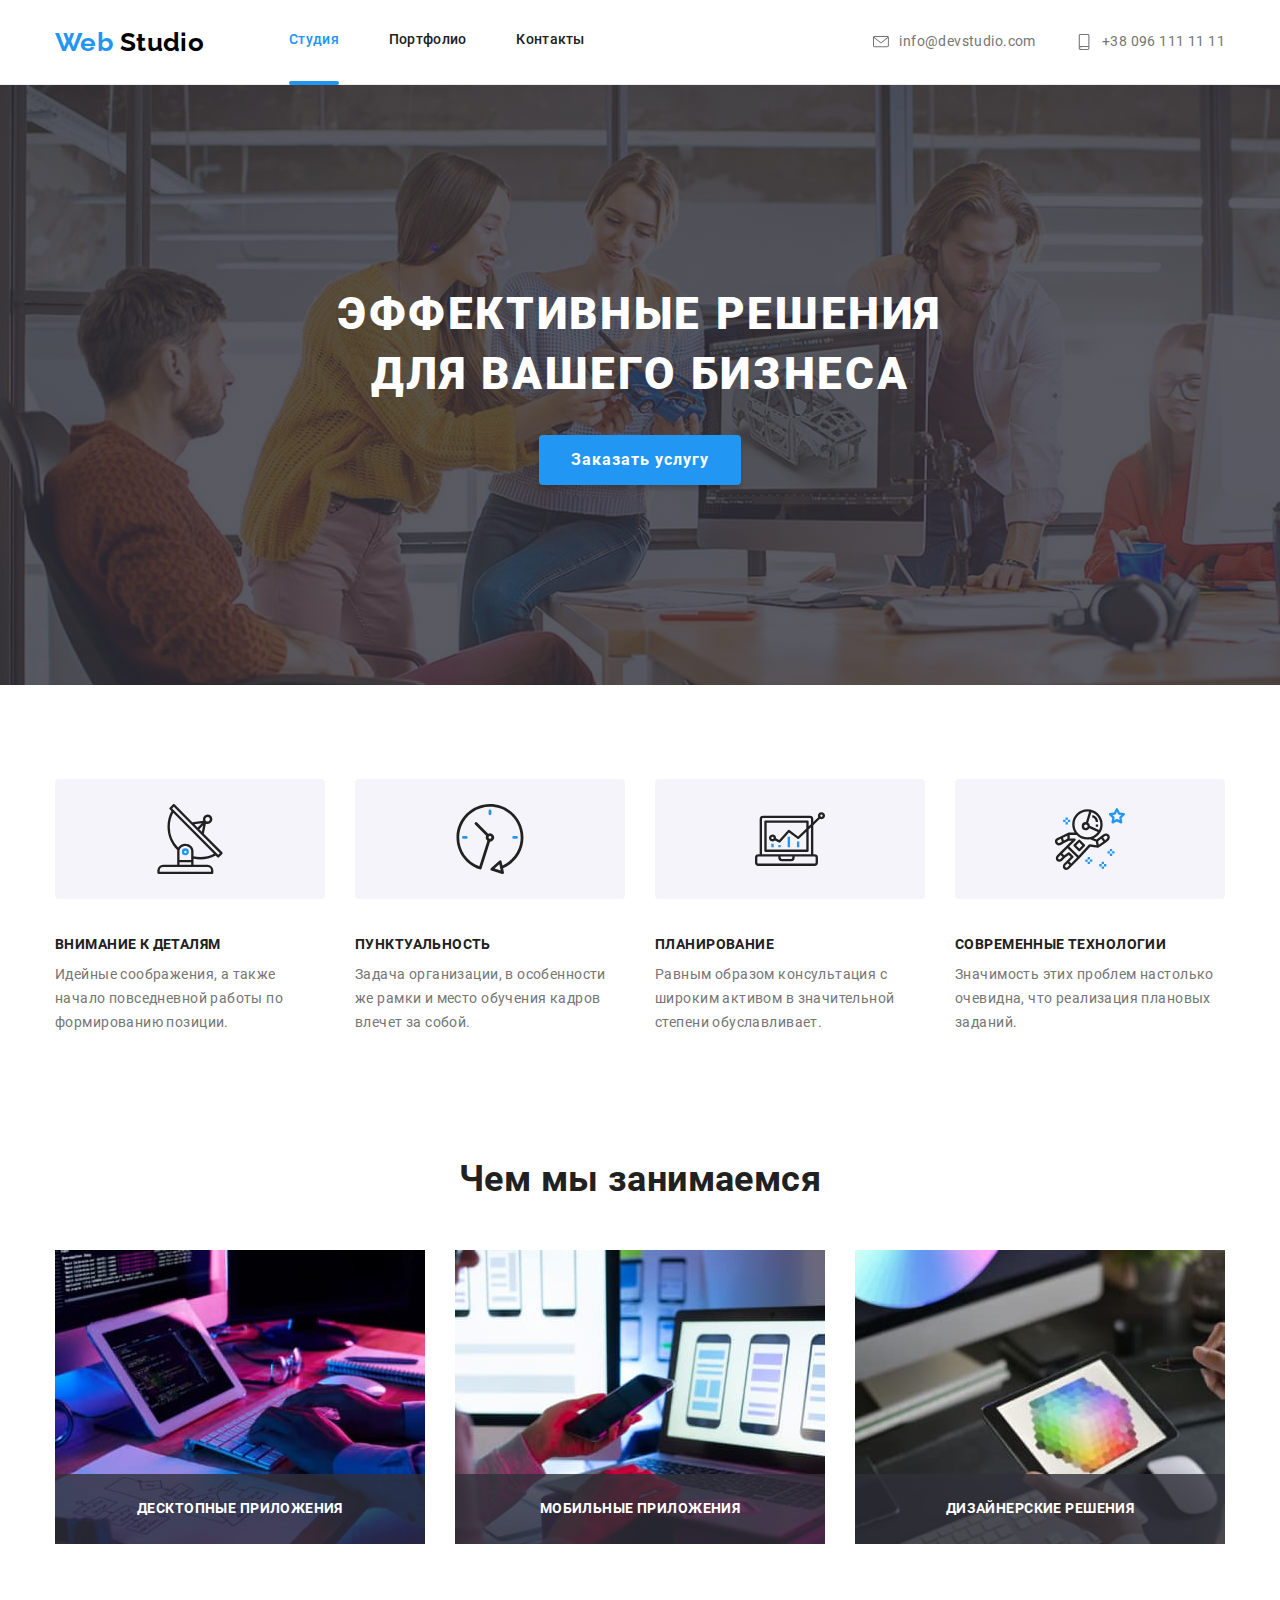
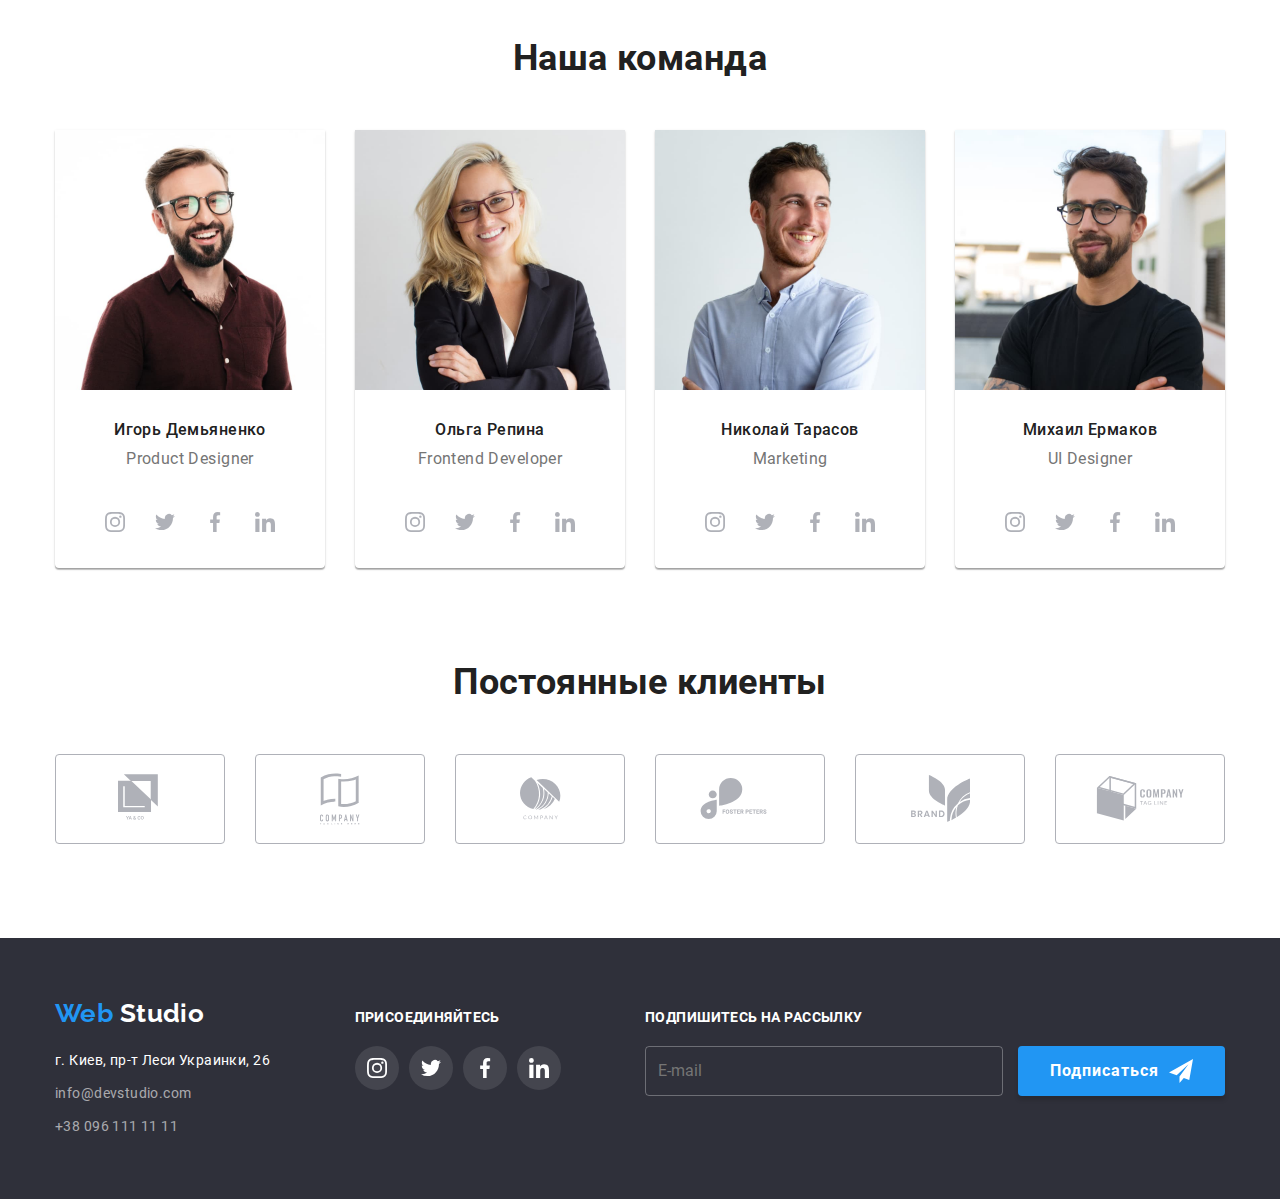
<file: index.html>
<!DOCTYPE html>
<html lang="ru">
	<head>
		<meta charset="UTF-8" />
		<meta name="viewport" content="width=device-width, initial-scale=1.0" />
		<title>Web studio</title>

		<link rel="stylesheet" href="./css/main.min.css" />
	</head>
	<body>
		<!-- шапка сайта -->
		<header>
			<div class="container flex-header">
				<a href="./index.html" class="logo">
					<span class="logo-accent">Web</span>
					Studio
				</a>

				<!-- главный блок навигации -->
				<nav>
					<ul class="list site-nav">
						<li class="item">
							<a href="./index.html" class="nav-link current">
								Студия
								<div class="decor"></div>
							</a>
						</li>
						<li class="item">
							<a href="./portfolio.html" class="nav-link">
								Портфолио
								<div class="decor"></div>
							</a>
						</li>
						<li class="item"><a href="#" class="nav-link">Контакты</a></li>
					</ul>
				</nav>
				<!-- быстро связаться -->

				<ul class="list flex-contacts">
					<li class="item-contacts">
						<a href="mailto:info@devstudio.com" class="contacts">
							<svg class="icon-contact" width="16" height="12">
								<use href="./images/symbol-defs.svg#icon-envelope"></use>
							</svg>
							info@devstudio.com
						</a>
					</li>
					<li class="item-contacts">
						<a href="tel:+380961111111" class="contacts">
							<svg class="icon-contact" width="10" height="16">
								<use href="./images/symbol-defs.svg#icon-smartphone"></use>
							</svg>
							+38 096 111 11 11
						</a>
					</li>
				</ul>
			</div>
		</header>

		<!-- уникальный контент страницы -->
		<main>
			<!-- герой! -->

			<section class="hero">
				<div class="container">
					<h1 class="hero-title">
						Эффективные решения
						<br />
						для вашего бизнеса
					</h1>
					<button class="button" data-modal-open>Заказать услугу</button>
				</div>
			</section>

			<!-- секция особенности -->
			<section class="features">
				<div class="container">
					<h2 class="visually-hidden">Основные особенности</h2>
					<ul class="list flex-features">
						<li class="feature-items">
							<svg class="icon-feature">
								<use href="./images/symbol-defs.svg#icon-antenna"></use>
							</svg>
							<h3 class="features-title">Внимание к деталям</h3>
							<p class="features-text">
								Идейные соображения, а также начало повседневной работы по формированию позиции.
							</p>
						</li>
						<li class="feature-items">
							<svg class="icon-feature">
								<use href="./images/symbol-defs.svg#icon-clock"></use>
							</svg>
							<h3 class="features-title">Пунктуальность</h3>
							<p class="features-text">
								Задача организации, в особенности же рамки и место обучения кадров влечет за собой.
							</p>
						</li>
						<li class="feature-items">
							<svg class="icon-feature">
								<use href="./images/symbol-defs.svg#icon-diagram"></use>
							</svg>
							<h3 class="features-title">Планирование</h3>
							<p class="features-text">
								Равным образом консультация с широким активом в значительной степени обуславливает.
							</p>
						</li>
						<li class="feature-items">
							<svg class="icon-feature">
								<use href="./images/symbol-defs.svg#icon-astronaut"></use>
							</svg>
							<h3 class="features-title">Современные технологии</h3>
							<p class="features-text">Значимость этих проблем настолько очевидна, что реализация плановых заданий.</p>
						</li>
					</ul>
				</div>
			</section>
			<!-- секция чем мы занимаемся -->
			<section class="work">
				<div class="container">
					<h2 class="primary-title">Чем мы занимаемся</h2>
					<ul class="list flex-work">
						<li class="relative">
							<img src="./images/notebook.jpg" alt="открытый ноутбук" width="370" height="294" />

							<h3 class="name-title">Десктопные приложения</h3>
						</li>
						<li class="relative">
							<img src="./images/smarphone.jpg" alt="смартфон" width="370" height="294" />

							<h3 class="name-title">Мобильные приложения</h3>
						</li>
						<li class="relative">
							<img src="./images/computer.jpg" alt="планшет" width="370" height="294" />

							<h3 class="name-title">Дизайнерские решения</h3>
						</li>
					</ul>
				</div>
			</section>
			<!-- секция члены команды -->
			<section class="team">
				<div class="container">
					<h2 class="primary-title">Наша команда</h2>
					<ul class="list flex-team">
						<!-- карточка 1 -->
						<li class="team-item">
							<img src="./images/photo1.jpg" alt="фото портрет мужчины" width="270" height="260" class="photo" />
							<h3 class="card-title">Игорь Демьяненко</h3>
							<p lang="en" class="card-text">Product Designer</p>
							<ul class="list social-link">
								<li>
									<a
										class="social"
										href="https://www.instagram.com/"
										target="_blank"
										rel="noopener noreferrer"
										aria-label="ссылка Инстаграм"
									>
										<svg class="icon-link" width="20" height="20">
											<use href="./images/symbol-defs.svg#icon-instagram"></use>
										</svg>
									</a>
								</li>
								<li>
									<a
										class="social"
										href="https://twitter.com/"
										target="_blank"
										rel="noopener noreferrer"
										aria-label="ссылка Твиттер"
									>
										<svg class="icon-link" width="20" height="20">
											<use href="./images/symbol-defs.svg#icon-twitter"></use>
										</svg>
									</a>
								</li>
								<li>
									<a
										class="social"
										href="https://facebook.com/"
										target="_blank"
										rel="noopener noreferrer"
										aria-label="ссылка Фейсбук"
									>
										<svg class="icon-link" width="20" height="20">
											<use href="./images/symbol-defs.svg#icon-facebook"></use>
										</svg>
									</a>
								</li>
								<li>
									<a
										class="social"
										href="https://www.linkedin.com/"
										target="_blank"
										rel="noopener noreferrer"
										aria-label="ссылка Линкедин"
									>
										<svg class="icon-link" width="20" height="20">
											<use href="./images/symbol-defs.svg#icon-linkedin"></use>
										</svg>
									</a>
								</li>
							</ul>
						</li>
						<!-- карточка 2 -->
						<li class="team-item">
							<img src="./images/photo2.jpg" alt="фото портрет женщины" width="270" height="260" class="photo" />
							<h3 class="card-title">Ольга Репина</h3>
							<p lang="en" class="card-text">Frontend Developer</p>
							<ul class="list social-link">
								<li>
									<a
										class="social"
										href="https://www.instagram.com/"
										target="_blank"
										rel="noopener noreferrer"
										aria-label="ссылка Инстаграм"
									>
										<svg class="icon-link" width="20" height="20">
											<use href="./images/symbol-defs.svg#icon-instagram"></use>
										</svg>
									</a>
								</li>
								<li>
									<a
										class="social"
										href="https://twitter.com/"
										target="_blank"
										rel="noopener noreferrer"
										aria-label="ссылка Твиттер"
									>
										<svg class="icon-link" width="20" height="20">
											<use href="./images/symbol-defs.svg#icon-twitter"></use>
										</svg>
									</a>
								</li>
								<li>
									<a
										class="social"
										href="https://facebook.com/"
										target="_blank"
										rel="noopener noreferrer"
										aria-label="ссылка Фейсбук"
									>
										<svg class="icon-link" width="20" height="20">
											<use href="./images/symbol-defs.svg#icon-facebook"></use>
										</svg>
									</a>
								</li>
								<li>
									<a
										class="social"
										href="https://www.linkedin.com/"
										target="_blank"
										rel="noopener noreferrer"
										aria-label="ссылка Линкедин"
									>
										<svg class="icon-link" width="20" height="20">
											<use href="./images/symbol-defs.svg#icon-linkedin"></use>
										</svg>
									</a>
								</li>
							</ul>
						</li>
						<!-- карточка 3 -->
						<li class="team-item">
							<img src="./images/photo3.jpg" alt="фото портрет мужчины" width="270" height="260" class="photo" />
							<h3 class="card-title">Николай Тарасов</h3>
							<p lang="en" class="card-text">Marketing</p>
							<ul class="list social-link">
								<li>
									<a
										class="social"
										href="https://www.instagram.com/"
										target="_blank"
										rel="noopener noreferrer"
										aria-label="ссылка Инстаграм"
									>
										<svg class="icon-link" width="20" height="20">
											<use href="./images/symbol-defs.svg#icon-instagram"></use>
										</svg>
									</a>
								</li>
								<li>
									<a
										class="social"
										href="https://twitter.com/"
										target="_blank"
										rel="noopener noreferrer"
										aria-label="ссылка Твиттер"
									>
										<svg class="icon-link" width="20" height="20">
											<use href="./images/symbol-defs.svg#icon-twitter"></use>
										</svg>
									</a>
								</li>
								<li>
									<a
										class="social"
										href="https://facebook.com/"
										target="_blank"
										rel="noopener noreferrer"
										aria-label="ссылка Фейсбук"
									>
										<svg class="icon-link" width="20" height="20">
											<use href="./images/symbol-defs.svg#icon-facebook"></use>
										</svg>
									</a>
								</li>
								<li>
									<a
										class="social"
										href="https://www.linkedin.com/"
										target="_blank"
										rel="noopener noreferrer"
										aria-label="ссылка Линкедин"
									>
										<svg class="icon-link" width="20" height="20">
											<use href="./images/symbol-defs.svg#icon-linkedin"></use>
										</svg>
									</a>
								</li>
							</ul>
						</li>
						<!-- карточка 4 -->
						<li class="team-item">
							<img src="./images/photo4.jpg" alt="фото портрет мужчины" width="270" height="260" class="photo" />
							<h3 class="card-title">Михаил Ермаков</h3>
							<p lang="en" class="card-text">UI Designer</p>
							<ul class="list social-link">
								<li>
									<a
										class="social"
										href="https://www.instagram.com/"
										target="_blank"
										rel="noopener noreferrer"
										aria-label="ссылка Инстаграм"
									>
										<svg class="icon-link" width="20" height="20">
											<use href="./images/symbol-defs.svg#icon-instagram"></use>
										</svg>
									</a>
								</li>
								<li>
									<a
										class="social"
										href="https://twitter.com/"
										target="_blank"
										rel="noopener noreferrer"
										aria-label="ссылка Твиттер"
									>
										<svg class="icon-link" width="20" height="20">
											<use href="./images/symbol-defs.svg#icon-twitter"></use>
										</svg>
									</a>
								</li>
								<li>
									<a
										class="social"
										href="https://facebook.com/"
										target="_blank"
										rel="noopener noreferrer"
										aria-label="ссылка Фейсбук"
									>
										<svg class="icon-link" width="20" height="20">
											<use href="./images/symbol-defs.svg#icon-facebook"></use>
										</svg>
									</a>
								</li>
								<li>
									<a
										class="social"
										href="https://www.linkedin.com/"
										target="_blank"
										rel="noopener noreferrer"
										aria-label="ссылка Линкедин"
									>
										<svg class="icon-link" width="20" height="20">
											<use href="./images/symbol-defs.svg#icon-linkedin"></use>
										</svg>
									</a>
								</li>
							</ul>
						</li>
					</ul>
				</div>
			</section>
			<!-- секция постоянные клиенты -->
			<section class="clients">
				<div class="container">
					<h2 class="primary-title">Постоянные клиенты</h2>
					<ul class="list flex-clients">
						<li class="clients-item">
							<a href="" target="_blank" rel=" noopener noreferrer" class="logo-link">
								<svg class="client-logo" width="44" height="49">
									<use href="./images/symbol-defs.svg#icon-logo1"></use>
								</svg>
							</a>
						</li>
						<li class="clients-item">
							<a href="" target="_blank" rel=" noopener noreferrer" class="logo-link">
								<svg class="client-logo" width="40" height="52">
									<use href="./images/symbol-defs.svg#icon-logo2"></use>
								</svg>
							</a>
						</li>
						<li class="clients-item">
							<a href="" target="_blank" rel=" noopener noreferrer" class="logo-link">
								<svg class="client-logo" width="41" height="43">
									<use href="./images/symbol-defs.svg#icon-logo3"></use>
								</svg>
							</a>
						</li>
						<li class="clients-item">
							<a href="" target="_blank" rel=" noopener noreferrer" class="logo-link">
								<svg class="client-logo" width="80" height="42">
									<use href="./images/symbol-defs.svg#icon-logo4"></use>
								</svg>
							</a>
						</li>
						<li class="clients-item">
							<a href="" target="_blank" rel=" noopener noreferrer" class="logo-link">
								<svg class="client-logo" width="59" height="47">
									<use href="./images/symbol-defs.svg#icon-logo5"></use>
								</svg>
							</a>
						</li>
						<li class="clients-item">
							<a href="" target="_blank" rel=" noopener noreferrer" class="logo-link">
								<svg class="client-logo" width="89" height="45">
									<use href="./images/symbol-defs.svg#icon-logo6"></use>
								</svg>
							</a>
						</li>
					</ul>
				</div>
			</section>
		</main>
		<!-- Подвал -->
		<footer class="footer">
			<!-- блок контакты -->
			<div class="container flex-footer">
				<div class="footer-block">
					<a href="./index.html" class="footer-logo">
						<span class="logo-accent">Web</span>
						Studio
					</a>
					<address class="adr">
						<ul class="list">
							<li>
								<a
									href="https://goo.gl/maps/xUieAj3oydCsRia6A"
									class="footer-street"
									target="_blank"
									rel="noopener noreferrer"
								>
									г. Киев, пр-т Леси Украинки, 26
								</a>
							</li>
							<li>
								<a href="mailto:info@devstudio.com" class="footer-contacts">info@devstudio.com</a>
							</li>
							<li>
								<a href="tel:+380961111111" class="footer-contacts">+38 096 111 11 11</a>
							</li>
						</ul>
					</address>
				</div>
				<!-- блок подписки на социальные сети -->
				<div class="footer-block">
					<b class="action">Присоединяйтесь</b>
					<ul class="list">
						<li class="link-footer">
							<a
								href="https://www.instagram.com/"
								target="_blank"
								rel="noopener noreferrer"
								aria-label="ссылка Инстаграм"
								class="item-link"
							>
								<img src="./images/footer-link/instagram.svg" alt="логотип инстаграмм" />
							</a>
						</li>
						<li class="link-footer">
							<a
								href="https://twitter.com/"
								target="_blank"
								rel="noopener noreferrer"
								aria-label="ссылка Твиттер"
								class="item-link"
							>
								<img src="./images/footer-link/twitter.svg" alt="логотип твитер" />
							</a>
						</li>
						<li class="link-footer">
							<a
								href="https://facebook.com/"
								target="_blank"
								rel="noopener noreferrer"
								aria-label="ссылка Фейсбук"
								class="item-link"
							>
								<img src="./images/footer-link/facebook.svg" alt="логотип фейсбук" />
							</a>
						</li>
						<li class="link-footer">
							<a
								href="https://www.linkedin.com/"
								target="_blank"
								rel="noopener noreferrer"
								aria-label="ссылка Линкедин"
								class="item-link"
							>
								<img src="./images/footer-link/linkedin.svg" alt="логотип линкидин" />
							</a>
						</li>
					</ul>
				</div>
				<!-- блок форма подписки -->
				<div class="footer-block">
					<b class="action">Подпишитесь на рассылку</b>
					<input class="input-footer" type="email" name="email" id="email" placeholder="E-mail" />
					<button type="submit" class="button">Подписаться</button>
				</div>
			</div>
		</footer>
		<div class="backdrop is-hidden" data-modal>
			<div class="modal" autocomplete="off">
				<button class="btn-close" data-modal-close>
					<svg class="icon-close" width="11" height="11">
						<use href="./images/symbol-defs.svg#icon-vector"></use>
					</svg>
				</button>

				<form class="form js-speaker-form">
					<h2 class="form-title">Оставьте свои данные, мы вам перезвоним</h2>
					<div class="form-field">
						<label for="name" class="form-label">Имя</label>
						<input class="form-input" type="text" name="name" id="name" autofocus placeholder=" " />

						<svg class="icon-input" width="12" height="12">
							<use href="./images/symbol-defs.svg#icon-person"></use>
						</svg>
					</div>
					<div class="form-field">
						<label for="tel" class="form-label">Телефон</label>
						<input class="form-input" type="tel" name="tel" id="tel" placeholder=" " />

						<svg class="icon-input" width="13" height="13">
							<use href="./images/symbol-defs.svg#icon-tel"></use>
						</svg>
					</div>
					<div class="form-field">
						<label for="mail" class="form-label">Почта</label>
						<input class="form-input" type="email" name="mail" id="mail" placeholder=" " />

						<svg class="icon-input" width="15" height="12">
							<use href="./images/symbol-defs.svg#icon-email"></use>
						</svg>
					</div>
					<div class="form-field">
						<label for="comment" class="comment">Комментарий</label>
						<textarea class="textarea" name="comment" id="comment" rows="10" placeholder="Введите текст"></textarea>
					</div>
					<div class="form-checkbox">
						<label for="policy" class="checkbox-label">
							<input class="checkbox" type="checkbox" name="policy" id="policy" />
							<span class="custom-check"></span>
							Соглашаюсь с рассылкой и принимаю
							<a href="#">Условия договора</a>
						</label>
					</div>

					<div class="form-btn">
						<button type="submit" class="form-button">Отправить</button>
					</div>
				</form>
			</div>
		</div>
		<script src="./js/modal.js"></script>
		<script>
			;(() => {
				document.querySelector(".js-speaker-form").addEventListener("submit", e => {
					e.preventDefault()

					new FormData(e.currentTarget).forEach((value, name) => console.log(`${name}: ${value}`))
				})
			})()
		</script>
	</body>
</html>
</file>
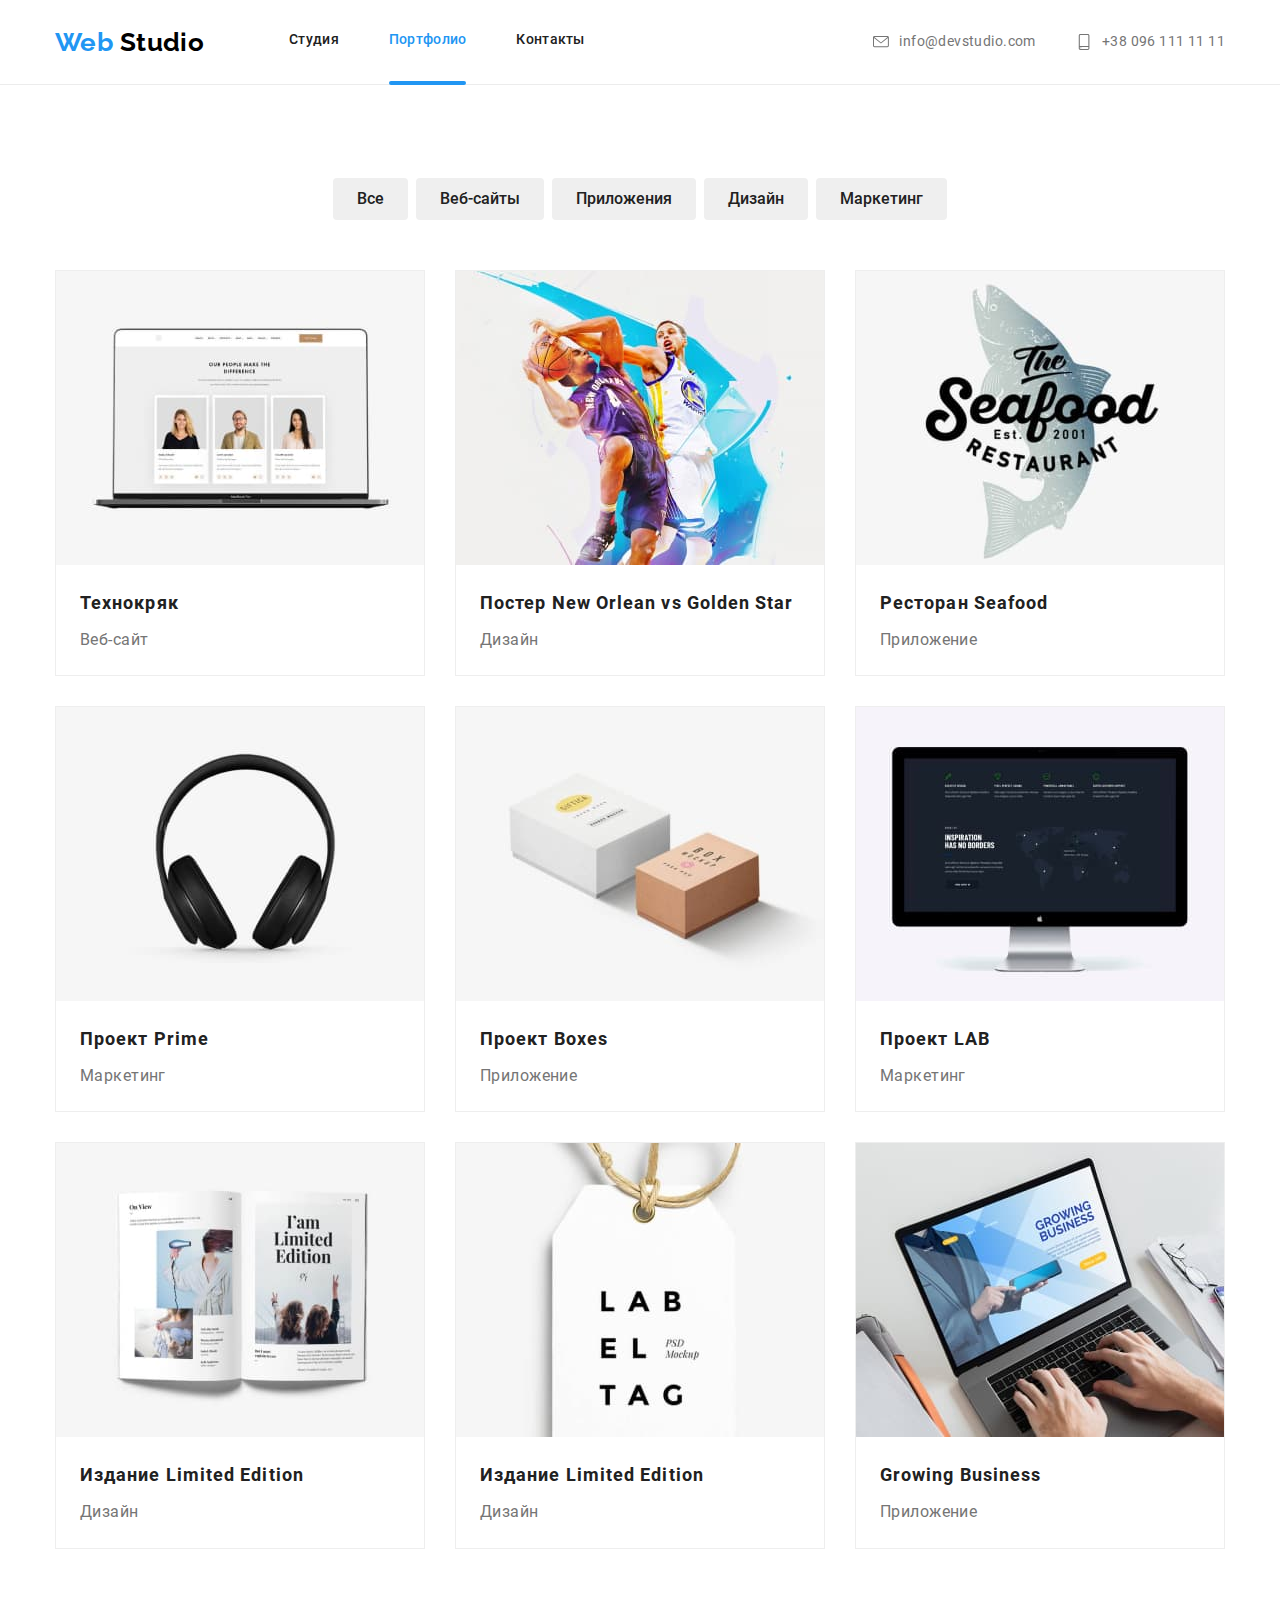
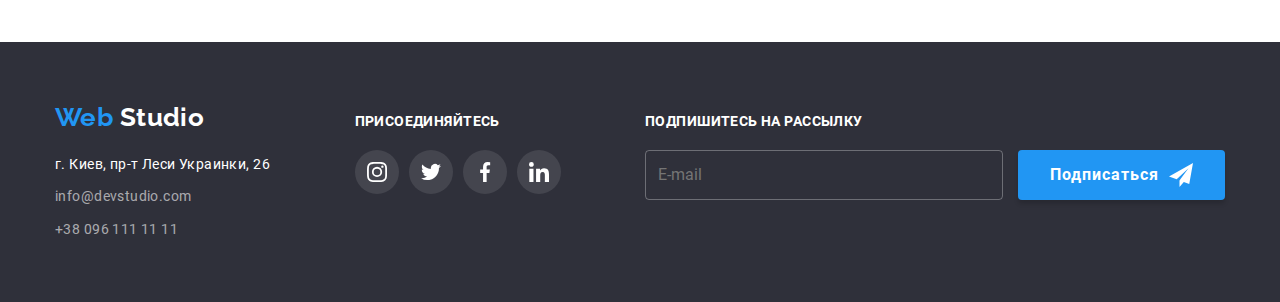
<file: portfolio.html>
<!DOCTYPE html>
<html lang="ru">
	<head>
		<meta charset="UTF-8" />
		<meta name="viewport" content="width=device-width, initial-scale=1.0" />
		<title>Portfolio</title>

		<link rel="stylesheet" href="./css/portfolio.min.css" />
	</head>
	<body>
		<!-- шапка сайта -->
		<header>
			<div class="container flex-header">
				<a href="./index.html" class="logo">
					<span class="logo-accent">Web</span>
					Studio
				</a>

				<!-- главный блок навигации -->

				<nav>
					<ul class="list site-nav">
						<li class="item">
							<a href="./index.html" class="nav-link">Студия</a>
						</li>
						<li class="item">
							<a href="./portfolio.html" class="nav-link current">
								Портфолио
								<div class="decor"></div>
							</a>
						</li>
						<li class="item"><a href="#" class="nav-link">Контакты</a></li>
					</ul>
				</nav>
				<!-- быстро связаться -->

				<ul class="list flex-contacts">
					<li class="item-contacts">
						<a href="mailto:info@devstudio.com" class="contacts">
							<svg class="icon-contact" width="16" height="12">
								<use href="./images/symbol-defs.svg#icon-envelope"></use>
							</svg>
							info@devstudio.com
						</a>
					</li>
					<li class="item-contacts">
						<a href="tel:+380961111111" class="contacts">
							<svg class="icon-contact" width="10" height="16">
								<use href="./images/symbol-defs.svg#icon-smartphone"></use>
							</svg>
							+38 096 111 11 11
						</a>
					</li>
				</ul>
			</div>
		</header>
		<!-- уникальный контент страницы -->
		<main class="portfolio-main">
			<section>
				<div class="container">
					<!-- скрытый заголовок -->
					<h1 class="visually-hidden">Портфолио веб-студии</h1>
					<!-- фильтр работ -->
					<div class="portfolio-menu">
						<ul class="list">
							<li class="list-button">
								<button type="button" class="button-filter">Все</button>
							</li>
							<li class="list-button">
								<button type="button" class="button-filter">Веб-сайты</button>
							</li>
							<li class="list-button">
								<button type="button" class="button-filter">Приложения</button>
							</li>
							<li class="list-button">
								<button type="button" class="button-filter">Дизайн</button>
							</li>
							<li class="list-button">
								<button type="button" class="button-filter">Маркетинг</button>
							</li>
						</ul>
					</div>
					<!-- блок работы -->
					<div>
						<ul class="list flex-portfolio">
							<li class="item-portfolio">
								<a href="">
									<div class="card-img">
										<img
											src="./images/portfolio-projects/project1.jpg"
											alt="открытый ноутбук"
											width="370"
											height="294"
										/>
										<div class="hover-text">
											<p>
												Технокряк это современная площадка распространения коронавируса. Компании используют эту
												платформу для цифрового шпионажа и атак на защищённые сервера конкурентов.
											</p>
										</div>
									</div>

									<div class="card-item">
										<h2 class="card-name">Технокряк</h2>
										<p class="filter-title">Веб-сайт</p>
									</div>
								</a>
							</li>
							<li class="item-portfolio">
								<a href="">
									<div class="card-img">
										<img
											src="./images/portfolio-projects/project2.jpg"
											alt="постер с баскетболистами"
											width="370"
											height="294"
										/>
										<div class="hover-text">
											<p>
												Технокряк это современная площадка распространения коронавируса. Компании используют эту
												платформу для цифрового шпионажа и атак на защищённые сервера конкурентов.
											</p>
										</div>
									</div>
									<div class="card-item">
										<h2 class="card-name">Постер New Orlean vs Golden Star</h2>
										<p class="filter-title">Дизайн</p>
									</div>
								</a>
							</li>
							<li class="item-portfolio">
								<a href="">
									<div class="card-img">
										<img
											src="./images/portfolio-projects/project3.jpg"
											alt="логотип ресторана"
											width="370"
											height="294"
										/>
										<div class="hover-text">
											<p>
												Технокряк это современная площадка распространения коронавируса. Компании используют эту
												платформу для цифрового шпионажа и атак на защищённые сервера конкурентов.
											</p>
										</div>
									</div>
									<div class="card-item">
										<h2 class="card-name">Ресторан Seafood</h2>
										<p class="filter-title">Приложение</p>
									</div>
								</a>
							</li>
							<li class="item-portfolio">
								<a href="">
									<div class="card-img">
										<img src="./images/portfolio-projects/project4.jpg" alt="наушники" width="370" height="294" />
										<div class="hover-text">
											<p>
												Технокряк это современная площадка распространения коронавируса. Компании используют эту
												платформу для цифрового шпионажа и атак на защищённые сервера конкурентов.
											</p>
										</div>
									</div>
									<div class="card-item">
										<h2 class="card-name">Проект Prime</h2>
										<p class="filter-title">Маркетинг</p>
									</div>
								</a>
							</li>
							<li class="item-portfolio">
								<a href="">
									<div class="card-img">
										<img src="./images/portfolio-projects/project5.jpg" alt="коробки" width="370" height="294" />
										<div class="hover-text">
											<p>
												Технокряк это современная площадка распространения коронавируса. Компании используют эту
												платформу для цифрового шпионажа и атак на защищённые сервера конкурентов.
											</p>
										</div>
									</div>

									<div class="card-item">
										<h2 class="card-name">Проект Boxes</h2>
										<p class="filter-title">Приложение</p>
									</div>
								</a>
							</li>
							<li class="item-portfolio">
								<a href="">
									<div class="card-img">
										<img
											src="./images/portfolio-projects/project6.jpg"
											alt="бирка с названием проекта"
											width="370"
											height="294"
										/>
										<div class="hover-text">
											<p>
												Технокряк это современная площадка распространения коронавируса. Компании используют эту
												платформу для цифрового шпионажа и атак на защищённые сервера конкурентов.
											</p>
										</div>
									</div>
									<div class="card-item">
										<h2 class="card-name">Проект LAB</h2>
										<p class="filter-title">Маркетинг</p>
									</div>
								</a>
							</li>
							<li class="item-portfolio">
								<a href="">
									<div class="card-img">
										<img
											src="./images/portfolio-projects/project7.jpg"
											alt="открытый журнал"
											width="370"
											height="294"
										/>
										<div class="hover-text">
											<p>
												Технокряк это современная площадка распространения коронавируса. Компании используют эту
												платформу для цифрового шпионажа и атак на защищённые сервера конкурентов.
											</p>
										</div>
									</div>

									<div class="card-item">
										<h2 class="card-name">Издание Limited Edition</h2>
										<p class="filter-title">Дизайн</p>
									</div>
								</a>
							</li>
							<li class="item-portfolio">
								<a href="">
									<div class="card-img">
										<img
											src="./images/portfolio-projects/project8.jpg"
											alt="бирка с названием проекта"
											width="370"
											height="294"
										/>
										<div class="hover-text">
											<p>
												Технокряк это современная площадка распространения коронавируса. Компании используют эту
												платформу для цифрового шпионажа и атак на защищённые сервера конкурентов.
											</p>
										</div>
									</div>
									<div class="card-item">
										<h2 class="card-name">Издание Limited Edition</h2>
										<p class="filter-title">Дизайн</p>
									</div>
								</a>
							</li>
							<li class="item-portfolio">
								<a href="">
									<div class="card-img">
										<img
											src="./images/portfolio-projects/project9.jpg"
											alt="открытый ноутбук с веб приложением"
											width="370"
											height="294"
										/>
										<div class="hover-text">
											<p>
												Технокряк это современная площадка распространения коронавируса. Компании используют эту
												платформу для цифрового шпионажа и атак на защищённые сервера конкурентов.
											</p>
										</div>
									</div>
									<div class="card-item">
										<h2 class="card-name">Growing Business</h2>
										<p class="filter-title">Приложение</p>
									</div>
								</a>
							</li>
						</ul>
					</div>
				</div>
			</section>
		</main>
		<!-- Подвал -->
		<footer class="footer">
			<!-- блок контакты -->
			<div class="container flex-footer">
				<div class="footer-block">
					<a href="./index.html" class="footer-logo">
						<span class="logo-accent">Web</span>
						Studio
					</a>
					<address class="adr">
						<ul class="list">
							<li>
								<a
									href="https://goo.gl/maps/xUieAj3oydCsRia6A"
									class="footer-street"
									target="_blank"
									rel="noopener noreferrer"
								>
									г. Киев, пр-т Леси Украинки, 26
								</a>
							</li>
							<li>
								<a href="mailto:info@devstudio.com" class="footer-contacts">info@devstudio.com</a>
							</li>
							<li>
								<a href="tel:+380961111111" class="footer-contacts">+38 096 111 11 11</a>
							</li>
						</ul>
					</address>
				</div>
				<!-- блок подписки на социальные сети -->
				<div class="footer-block">
					<b class="action">Присоединяйтесь</b>
					<ul class="list">
						<li class="link-footer">
							<a
								href="https://www.instagram.com/"
								target="_blank"
								rel="noopener noreferrer"
								aria-label="ссылка Инстаграм"
								class="item-link"
							>
								<img src="./images/footer-link/instagram.svg" alt="логотип инстаграмм" />
							</a>
						</li>
						<li class="link-footer">
							<a
								href="https://twitter.com/"
								target="_blank"
								rel="noopener noreferrer"
								aria-label="ссылка Твиттер"
								class="item-link"
							>
								<img src="./images/footer-link/twitter.svg" alt="логотип твитер" />
							</a>
						</li>
						<li class="link-footer">
							<a
								href="https://facebook.com/"
								target="_blank"
								rel="noopener noreferrer"
								aria-label="ссылка Фейсбук"
								class="item-link"
							>
								<img src="./images/footer-link/facebook.svg" alt="логотип фейсбук" />
							</a>
						</li>
						<li class="link-footer">
							<a
								href="https://www.linkedin.com/"
								target="_blank"
								rel="noopener noreferrer"
								aria-label="ссылка Линкедин"
								class="item-link"
							>
								<img src="./images/footer-link/linkedin.svg" alt="логотип линкидин" />
							</a>
						</li>
					</ul>
				</div>
				<!-- блок форма подписки -->
				<div class="footer-block">
					<b class="action">Подпишитесь на рассылку</b>
					<input class="input-footer" type="email" name="email" id="email" placeholder="E-mail" />
					<button type="submit" class="button">Подписаться</button>
				</div>
			</div>
		</footer>
	</body>
</html>
</file>
<file: css/main.min.css>
@font-face{font-family:"Roboto";font-style:normal;font-weight:400;src:local("Roboto"),local("Roboto-Regular"),url("../fonts/roboto-v20-latin_cyrillic-regular.woff2") format("woff2"),url("../fonts/roboto-v20-latin_cyrillic-regular.woff") format("woff")}@font-face{font-family:"Roboto";font-style:normal;font-weight:500;src:local("Roboto Medium"),local("Roboto-Medium"),url("../fonts/roboto-v20-latin_cyrillic-500.woff2") format("woff2"),url("../fonts/roboto-v20-latin_cyrillic-500.woff") format("woff")}@font-face{font-family:"Roboto";font-style:normal;font-weight:700;src:local("Roboto Bold"),local("Roboto-Bold"),url("../fonts/roboto-v20-latin_cyrillic-700.woff2") format("woff2"),url("../fonts/roboto-v20-latin_cyrillic-700.woff") format("woff")}@font-face{font-family:"Roboto";font-style:normal;font-weight:900;src:local("Roboto Black"),local("Roboto-Black"),url("../fonts/roboto-v20-latin_cyrillic-900.woff2") format("woff2"),url("../fonts/roboto-v20-latin_cyrillic-900.woff") format("woff")}@font-face{font-family:"Raleway";font-style:normal;font-weight:700;src:local(""),url("../fonts/raleway-v17-latin_cyrillic-700.woff2") format("woff2"),url("../fonts/raleway-v17-latin_cyrillic-700.woff") format("woff")}/*! normalize.css v8.0.1 | MIT License | github.com/necolas/normalize.css */html{line-height:1.15;-webkit-text-size-adjust:100%}body{margin:0}main{display:block}h1{font-size:2em;margin:0.67em 0}hr{-webkit-box-sizing:content-box;box-sizing:content-box;height:0;overflow:visible}pre{font-family:monospace, monospace;font-size:1em}a{background-color:transparent}abbr[title]{border-bottom:none;text-decoration:underline;-webkit-text-decoration:underline dotted;text-decoration:underline dotted}b,strong{font-weight:bolder}code,kbd,samp{font-family:monospace, monospace;font-size:1em}small{font-size:80%}sub,sup{font-size:75%;line-height:0;position:relative;vertical-align:baseline}sub{bottom:-0.25em}sup{top:-0.5em}img{border-style:none}button,input,optgroup,select,textarea{font-family:inherit;font-size:100%;line-height:1.15;margin:0}button,input{overflow:visible}button,select{text-transform:none}button,[type="button"],[type="reset"],[type="submit"]{-webkit-appearance:button}button::-moz-focus-inner,[type="button"]::-moz-focus-inner,[type="reset"]::-moz-focus-inner,[type="submit"]::-moz-focus-inner{border-style:none;padding:0}button:-moz-focusring,[type="button"]:-moz-focusring,[type="reset"]:-moz-focusring,[type="submit"]:-moz-focusring{outline:1px dotted ButtonText}fieldset{padding:0.35em 0.75em 0.625em}legend{-webkit-box-sizing:border-box;box-sizing:border-box;color:inherit;display:table;max-width:100%;padding:0;white-space:normal}progress{vertical-align:baseline}textarea{overflow:auto}[type="checkbox"],[type="radio"]{-webkit-box-sizing:border-box;box-sizing:border-box;padding:0}[type="number"]::-webkit-inner-spin-button,[type="number"]::-webkit-outer-spin-button{height:auto}[type="search"]{-webkit-appearance:textfield;outline-offset:-2px}[type="search"]::-webkit-search-decoration{-webkit-appearance:none}::-webkit-file-upload-button{-webkit-appearance:button;font:inherit}details{display:block}summary{display:list-item}template{display:none}[hidden]{display:none}.visually-hidden{position:absolute !important;clip:rect(1px 1px 1px 1px);clip:rect(1px, 1px, 1px, 1px);padding:0 !important;border:0 !important;height:1px !important;width:1px !important;overflow:hidden}body{font-family:"Roboto", sans-serif;font-style:normal;font-size:14px;line-height:1.71;letter-spacing:0.03em;color:#212121}.container{width:1200px;padding-left:15px;padding-right:15px;margin-left:auto;margin-right:auto}html{-webkit-box-sizing:border-box;box-sizing:border-box}*,*::before,*::after{-webkit-box-sizing:inherit;box-sizing:inherit}a{text-decoration:none}img{display:block}.list{padding:0;margin:0;list-style:none}.logo{margin-right:85px;font-family:"Raleway", sans-serif;font-weight:700;font-size:26px;line-height:1.19;color:#000000}.logo-accent{color:#2196f3}header{border-bottom:1px solid #ececec}.flex-header{display:-webkit-box;display:-ms-flexbox;display:flex;-webkit-box-align:center;-ms-flex-align:center;align-items:center}.site-nav{display:-webkit-box;display:-ms-flexbox;display:flex}.site-nav .item+.item{margin-left:50px}.site-nav .nav-link:hover,.site-nav .nav-link:focus,.site-nav .nav-link.current{color:#2196f3}.nav-link{display:block;padding-top:32px;padding-bottom:32px;font-weight:500;font-size:14px;line-height:1.14;letter-spacing:0.02em;color:#212121;-webkit-transition:color 250ms cubic-bezier(0.4, 0, 0.2, 1);transition:color 250ms cubic-bezier(0.4, 0, 0.2, 1)}.decor::before{content:"";display:block;width:100%;height:4px;position:absolute;top:33px;border-radius:2px;background-color:#2196f3;opacity:0}.current .decor::before{position:relative;opacity:1}.flex-contacts{display:-webkit-box;display:-ms-flexbox;display:flex;margin-left:auto}.contacts{display:-webkit-box;display:-ms-flexbox;display:flex;-webkit-box-align:center;-ms-flex-align:center;align-items:center;color:#757575;-webkit-transition:color 250ms cubic-bezier(0.4, 0, 0.2, 1);transition:color 250ms cubic-bezier(0.4, 0, 0.2, 1)}.contacts:hover,.contacts:focus{color:#2196f3}.item-contacts:not(:last-child){margin-right:40px}.icon-contact{width:16px;height:16px;margin-right:10px;fill:currentColor}.hero{display:-webkit-box;display:-ms-flexbox;display:flex;-webkit-box-align:center;-ms-flex-align:center;align-items:center;text-align:center;max-width:1600px;height:600px;margin-right:auto;margin-left:auto;background-color:rgba(47,48,58,0.8);background-image:-webkit-gradient(linear, left top, left bottom, from(rgba(47,48,58,0.8)), to(rgba(47,48,58,0.8))),url("../images/header-optimized.jpg");background-image:linear-gradient(rgba(47,48,58,0.8), rgba(47,48,58,0.8)),url("../images/header-optimized.jpg")}.hero-title{margin-top:0;margin-bottom:30px;font-weight:900;font-size:44px;line-height:1.36;letter-spacing:0.06em;text-transform:uppercase;color:#fff}.button{display:-webkit-inline-box;display:-ms-inline-flexbox;display:inline-flex;border:#2196f3;border-radius:4px;padding:10px 32px;min-width:200px;text-align:center;font-family:"Roboto", sans-serif;font-weight:700;font-size:16px;line-height:1.88;-webkit-box-align:center;-ms-flex-align:center;align-items:center;letter-spacing:0.06em;background-color:#2196f3;color:#fff;-webkit-box-shadow:0px 4px 4px rgba(0,0,0,0.15);box-shadow:0px 4px 4px rgba(0,0,0,0.15);cursor:pointer}.button:hover,.button:focus,.button:active{background-color:#188ce8;outline:#2196f3}.footer-block .button::after{content:"";width:24px;height:24px;margin-left:10px;background-image:url(../images/icon-send.svg);background-size:contain}.form-btn{text-align:center}.form-button{display:-webkit-inline-box;display:-ms-inline-flexbox;display:inline-flex;border:#2196f3;border-radius:4px;padding:10px 55px;min-width:200px;font-family:"Roboto", sans-serif;font-weight:700;font-size:16px;line-height:1.88;-webkit-box-align:center;-ms-flex-align:center;align-items:center;letter-spacing:0.06em;background-color:#2196f3;color:#fff;-webkit-box-shadow:0px 4px 4px rgba(0,0,0,0.15);box-shadow:0px 4px 4px rgba(0,0,0,0.15);cursor:pointer}.form-button:hover,.form-button:focus,.form-button:active{background-color:#188ce8;outline:#2196f3}.backdrop{position:fixed;top:0;left:0;width:100%;height:100%;background-color:rgba(0,0,0,0.2);opacity:1;-webkit-transition:opacity 250ms cubic-bezier(0.4, 0, 0.2, 1);transition:opacity 250ms cubic-bezier(0.4, 0, 0.2, 1)}.backdrop.is-hidden{visibility:hidden;pointer-events:none;opacity:0}.modal{position:absolute;top:50%;left:50%;-webkit-transform:translate(-50%, -50%);transform:translate(-50%, -50%);min-width:528px;min-height:581px;padding:40px;background-color:#ffffff;-webkit-box-shadow:0px 1px 3px rgba(0,0,0,0.12),0px 1px 1px rgba(0,0,0,0.14),0px 2px 1px rgba(0,0,0,0.2);box-shadow:0px 1px 3px rgba(0,0,0,0.12),0px 1px 1px rgba(0,0,0,0.14),0px 2px 1px rgba(0,0,0,0.2);border-radius:4px;-webkit-transition:250ms cubic-bezier(0.4, 0, 0.2, 1);transition:250ms cubic-bezier(0.4, 0, 0.2, 1)}.btn-close{position:absolute;top:8px;right:8px;width:30px;height:30px;border:1px solid rgba(0,0,0,0.1);border-radius:50%;-webkit-transition:250ms cubic-bezier(0.4, 0, 0.2, 1);transition:250ms cubic-bezier(0.4, 0, 0.2, 1);outline:transparent}.btn-close:hover{fill:#2196f3}.form-title{margin:0;margin-bottom:12px;font-style:normal;font-weight:700;font-size:20px;line-height:1.15;text-align:center;letter-spacing:0.03em;color:#212121}.form-field{position:relative;display:-webkit-box;display:-ms-flexbox;display:flex;-webkit-box-orient:vertical;-webkit-box-direction:normal;-ms-flex-direction:column;flex-direction:column;text-align:left}.form-field:not(:last-child){margin:0;margin-bottom:10px}.form-input{display:inline-block;width:100%;margin:0;padding-top:12px;padding-right:12px;padding-bottom:12px;padding-left:42px;border:1px solid rgba(33,33,33,0.2);border-radius:4px;-webkit-transition-duration:250ms;transition-duration:250ms;-webkit-transition-timing-function:cubic-bezier(0.4, 0, 0.2, 1);transition-timing-function:cubic-bezier(0.4, 0, 0.2, 1)}.form-input:focus{border:1px solid #2196f3;outline:0}.form-input:focus+.form-input{color:#2196f3}.form-input:focus ~ .icon-input{fill:#2196f3}.form-label{font-size:12px;line-height:1.17;letter-spacing:0.01em;margin-bottom:4px;-webkit-transition-duration:250ms;transition-duration:250ms;-webkit-transition-timing-function:cubic-bezier(0.4, 0, 0.2, 1);transition-timing-function:cubic-bezier(0.4, 0, 0.2, 1)}.icon-input{position:absolute;top:39px;left:15px;-webkit-transform:translateY(-50%);transform:translateY(-50%);-webkit-transition-duration:250ms;transition-duration:250ms;-webkit-transition-timing-function:cubic-bezier(0.4, 0, 0.2, 1);transition-timing-function:cubic-bezier(0.4, 0, 0.2, 1)}.textarea{padding:12px 16px;resize:none;height:120px;border:1px solid rgba(33,33,33,0.2);border-radius:4px;-webkit-transition-duration:250ms;transition-duration:250ms;-webkit-transition-timing-function:cubic-bezier(0.4, 0, 0.2, 1);transition-timing-function:cubic-bezier(0.4, 0, 0.2, 1)}.textarea:focus{border:1px solid #2196f3;outline:0}.comment{margin-bottom:4px}.checkbox{position:absolute;width:1px;height:1px;margin:-1px;padding:0;border:0;clip:rect(0 0 0 0);overflow:hidden}.custom-check{display:inline-block;width:16px;height:15px;margin-right:7px;border:2px solid #212121;border-radius:2px;-webkit-transition:background-color 250ms cubic-bezier(0.4, 0, 0.2, 1);transition:background-color 250ms cubic-bezier(0.4, 0, 0.2, 1)}.checkbox:checked+.custom-check{background-color:#2196f3;background-image:url("../images/icon-check.svg");background-size:contain;border-color:transparent;background-repeat:no-repeat}.form-checkbox{text-align:center;margin-bottom:30px;margin-top:20px}.checkbox-label{display:-webkit-inline-box;display:-ms-inline-flexbox;display:inline-flex;-webkit-box-align:center;-ms-flex-align:center;align-items:center}.checkbox-label a{text-decoration:underline;color:#2196f3;margin-left:5px}.features{padding:94px calc((100% - 1200px) / 2)}.flex-features{display:-webkit-box;display:-ms-flexbox;display:flex}.features-title{margin-top:0;margin-bottom:10px;font-weight:700;font-size:14px;line-height:1.14;text-transform:uppercase}.features-text:last-child{margin-bottom:0;margin:0;color:#757575}.feature-items{margin-bottom:30px}.feature-items:not(:last-child){margin-right:30px}.icon-feature{background-color:#f5f4fa;width:270px;height:120px;border-radius:4px;margin-bottom:30px;padding:25px 100px}.work{display:block;padding:0 calc((100% - 1200px) / 2);padding-bottom:94px}.primary-title{margin-top:0;margin-bottom:50px;font-weight:700;font-size:36px;line-height:1.16;text-align:center}.flex-work{display:-webkit-box;display:-ms-flexbox;display:flex;-webkit-box-pack:justify;-ms-flex-pack:justify;justify-content:space-between}.relative{position:relative}.name-title{position:absolute;width:100%;bottom:0;padding:27px 0;background-color:rgba(47,48,58,0.8)}.name-title:last-child{padding-top:27px;padding-bottom:27px;margin-bottom:0;margin-top:0;font-weight:700;font-size:14px;line-height:1.14;text-transform:uppercase;text-align:center;color:#fff}.team{padding:0 calc((100% - 1200px) / 2);padding-bottom:94px}.flex-team{display:-webkit-box;display:-ms-flexbox;display:flex}.team-item{width:calc(100% - 30px * 3)/4;margin-right:30px;-webkit-box-shadow:0px 1px 3px rgba(0,0,0,0.12),0px 1px 1px rgba(0,0,0,0.14),0px 2px 1px rgba(0,0,0,0.2);box-shadow:0px 1px 3px rgba(0,0,0,0.12),0px 1px 1px rgba(0,0,0,0.14),0px 2px 1px rgba(0,0,0,0.2);border-radius:0px 0px 4px 4px}.photo{display:block;margin-bottom:30px}.card-title{margin:0;margin-bottom:10px;font-weight:500;font-size:16px;line-height:1.19;text-align:center}.card-text{margin:0;margin-bottom:16px;font-weight:normal;font-size:16px;line-height:1.19;text-align:center;color:#757575}.social-link{display:-webkit-box;display:-ms-flexbox;display:flex;-webkit-box-pack:space-evenly;-ms-flex-pack:space-evenly;justify-content:space-evenly;padding-top:16px;padding-bottom:24px;padding-left:32px;padding-right:32px}.icon-link:hover,.icon-link:focus{color:#fff;background-color:#2196f3}.social{display:-webkit-box;display:-ms-flexbox;display:flex;-webkit-box-align:center;-ms-flex-align:center;align-items:center;-webkit-box-pack:center;-ms-flex-pack:center;justify-content:center;width:44px;height:44px;border-radius:50%;padding:0;margin:0;color:#afb1b8;-webkit-transition:fill 250ms cubic-bezier(0.4, 0, 0.2, 1),background-color 250ms cubic-bezier(0.4, 0, 0.2, 1);transition:fill 250ms cubic-bezier(0.4, 0, 0.2, 1),background-color 250ms cubic-bezier(0.4, 0, 0.2, 1)}.social:hover,.social:focus{background-color:#2196f3;color:#ffffff}.icon-link{fill:currentColor}.clients{padding:0 calc((100% - 1200px) / 2);padding-bottom:94px}.flex-clients{display:-webkit-box;display:-ms-flexbox;display:flex}.logo-link{display:-webkit-box;display:-ms-flexbox;display:flex;-webkit-box-align:center;-ms-flex-align:center;align-items:center;-webkit-box-pack:center;-ms-flex-pack:center;justify-content:center;width:170px;height:90px;color:#afb1b8;border:1px solid #afb1b8;border-radius:4px;-webkit-transition:border-color 250ms cubic-bezier(0.4, 0, 0.2, 1),color 250ms cubic-bezier(0.4, 0, 0.2, 1);transition:border-color 250ms cubic-bezier(0.4, 0, 0.2, 1),color 250ms cubic-bezier(0.4, 0, 0.2, 1)}.logo-link:hover,.logo-link:focus{color:#2196f3;border-color:#2196f3}.client-logo{fill:currentColor}.clients-item{width:calc(100% - 30px * 5)/6;margin-right:30px}.footer{background-color:#2f303a}.footer-block:nth-child(3){display:block}.footer-block .action{display:-webkit-box;display:-ms-flexbox;display:flex}.footer-block .container{display:-webkit-box;display:-ms-flexbox;display:flex;-webkit-box-pack:justify;-ms-flex-pack:justify;justify-content:space-between}.flex-footer{display:-webkit-box;display:-ms-flexbox;display:flex;-webkit-box-pack:justify;-ms-flex-pack:justify;justify-content:space-between}.footer-logo{display:inline-block;margin-top:60px;margin-bottom:20px;font-family:"Raleway", sans-serif;font-weight:700;font-size:26px;line-height:1.19;color:#fff}.footer-street{margin:0;font-style:normal;font-weight:normal;color:#fff}.footer-contacts{font-style:normal;color:rgba(255,255,255,0.6)}.adr .footer-contacts{display:block;margin-top:9px;padding:0}.adr{margin-bottom:60px}.action{margin-top:72px;margin-bottom:20px;font-weight:700;font-size:14px;line-height:1.14;text-transform:uppercase;color:#fff}.link-footer:not(:last-child){margin-right:10px}.item-link{display:-webkit-inline-box;display:-ms-inline-flexbox;display:inline-flex;-webkit-box-align:center;-ms-flex-align:center;align-items:center;background-color:rgba(255,255,255,0.1);padding:12px;border-radius:50%;color:#fff;-webkit-transition:fill 250ms cubic-bezier(0.4, 0, 0.2, 1),background-color 250ms cubic-bezier(0.4, 0, 0.2, 1);transition:fill 250ms cubic-bezier(0.4, 0, 0.2, 1),background-color 250ms cubic-bezier(0.4, 0, 0.2, 1)}.item-link:hover,.item-link:focus{background-color:#2196f3}.footer-block>.list{display:-webkit-box;display:-ms-flexbox;display:flex;-webkit-box-pack:space-evenly;-ms-flex-pack:space-evenly;justify-content:space-evenly}.input-footer{display:-webkit-inline-box;display:-ms-inline-flexbox;display:inline-flex;width:358px;padding-top:15px;padding-bottom:15px;padding-left:12px;margin-right:12px;font-size:16px;border-radius:4px;color:#757575;background-color:transparent;border:1px solid rgba(255,255,255,0.3)}
/*# sourceMappingURL=main.min.css.map */
</file>
<file: css/portfolio.min.css>
@font-face{font-family:"Roboto";font-style:normal;font-weight:400;src:local("Roboto"),local("Roboto-Regular"),url("../fonts/roboto-v20-latin_cyrillic-regular.woff2") format("woff2"),url("../fonts/roboto-v20-latin_cyrillic-regular.woff") format("woff")}@font-face{font-family:"Roboto";font-style:normal;font-weight:500;src:local("Roboto Medium"),local("Roboto-Medium"),url("../fonts/roboto-v20-latin_cyrillic-500.woff2") format("woff2"),url("../fonts/roboto-v20-latin_cyrillic-500.woff") format("woff")}@font-face{font-family:"Roboto";font-style:normal;font-weight:700;src:local("Roboto Bold"),local("Roboto-Bold"),url("../fonts/roboto-v20-latin_cyrillic-700.woff2") format("woff2"),url("../fonts/roboto-v20-latin_cyrillic-700.woff") format("woff")}@font-face{font-family:"Roboto";font-style:normal;font-weight:900;src:local("Roboto Black"),local("Roboto-Black"),url("../fonts/roboto-v20-latin_cyrillic-900.woff2") format("woff2"),url("../fonts/roboto-v20-latin_cyrillic-900.woff") format("woff")}@font-face{font-family:"Raleway";font-style:normal;font-weight:700;src:local(""),url("../fonts/raleway-v17-latin_cyrillic-700.woff2") format("woff2"),url("../fonts/raleway-v17-latin_cyrillic-700.woff") format("woff")}/*! normalize.css v8.0.1 | MIT License | github.com/necolas/normalize.css */html{line-height:1.15;-webkit-text-size-adjust:100%}body{margin:0}main{display:block}h1{font-size:2em;margin:0.67em 0}hr{-webkit-box-sizing:content-box;box-sizing:content-box;height:0;overflow:visible}pre{font-family:monospace, monospace;font-size:1em}a{background-color:transparent}abbr[title]{border-bottom:none;text-decoration:underline;-webkit-text-decoration:underline dotted;text-decoration:underline dotted}b,strong{font-weight:bolder}code,kbd,samp{font-family:monospace, monospace;font-size:1em}small{font-size:80%}sub,sup{font-size:75%;line-height:0;position:relative;vertical-align:baseline}sub{bottom:-0.25em}sup{top:-0.5em}img{border-style:none}button,input,optgroup,select,textarea{font-family:inherit;font-size:100%;line-height:1.15;margin:0}button,input{overflow:visible}button,select{text-transform:none}button,[type="button"],[type="reset"],[type="submit"]{-webkit-appearance:button}button::-moz-focus-inner,[type="button"]::-moz-focus-inner,[type="reset"]::-moz-focus-inner,[type="submit"]::-moz-focus-inner{border-style:none;padding:0}button:-moz-focusring,[type="button"]:-moz-focusring,[type="reset"]:-moz-focusring,[type="submit"]:-moz-focusring{outline:1px dotted ButtonText}fieldset{padding:0.35em 0.75em 0.625em}legend{-webkit-box-sizing:border-box;box-sizing:border-box;color:inherit;display:table;max-width:100%;padding:0;white-space:normal}progress{vertical-align:baseline}textarea{overflow:auto}[type="checkbox"],[type="radio"]{-webkit-box-sizing:border-box;box-sizing:border-box;padding:0}[type="number"]::-webkit-inner-spin-button,[type="number"]::-webkit-outer-spin-button{height:auto}[type="search"]{-webkit-appearance:textfield;outline-offset:-2px}[type="search"]::-webkit-search-decoration{-webkit-appearance:none}::-webkit-file-upload-button{-webkit-appearance:button;font:inherit}details{display:block}summary{display:list-item}template{display:none}[hidden]{display:none}.visually-hidden{position:absolute !important;clip:rect(1px 1px 1px 1px);clip:rect(1px, 1px, 1px, 1px);padding:0 !important;border:0 !important;height:1px !important;width:1px !important;overflow:hidden}body{font-family:"Roboto", sans-serif;font-style:normal;font-size:14px;line-height:1.71;letter-spacing:0.03em;color:#212121}.container{width:1200px;padding-left:15px;padding-right:15px;margin-left:auto;margin-right:auto}html{-webkit-box-sizing:border-box;box-sizing:border-box}*,*::before,*::after{-webkit-box-sizing:inherit;box-sizing:inherit}a{text-decoration:none}img{display:block}.list{padding:0;margin:0;list-style:none}.logo{margin-right:85px;font-family:"Raleway", sans-serif;font-weight:700;font-size:26px;line-height:1.19;color:#000000}.logo-accent{color:#2196f3}header{border-bottom:1px solid #ececec}.flex-header{display:-webkit-box;display:-ms-flexbox;display:flex;-webkit-box-align:center;-ms-flex-align:center;align-items:center}.site-nav{display:-webkit-box;display:-ms-flexbox;display:flex}.site-nav .item+.item{margin-left:50px}.site-nav .nav-link:hover,.site-nav .nav-link:focus,.site-nav .nav-link.current{color:#2196f3}.nav-link{display:block;padding-top:32px;padding-bottom:32px;font-weight:500;font-size:14px;line-height:1.14;letter-spacing:0.02em;color:#212121;-webkit-transition:color 250ms cubic-bezier(0.4, 0, 0.2, 1);transition:color 250ms cubic-bezier(0.4, 0, 0.2, 1)}.decor::before{content:"";display:block;width:100%;height:4px;position:absolute;top:33px;border-radius:2px;background-color:#2196f3;opacity:0}.current .decor::before{position:relative;opacity:1}.flex-contacts{display:-webkit-box;display:-ms-flexbox;display:flex;margin-left:auto}.contacts{display:-webkit-box;display:-ms-flexbox;display:flex;-webkit-box-align:center;-ms-flex-align:center;align-items:center;color:#757575;-webkit-transition:color 250ms cubic-bezier(0.4, 0, 0.2, 1);transition:color 250ms cubic-bezier(0.4, 0, 0.2, 1)}.contacts:hover,.contacts:focus{color:#2196f3}.item-contacts:not(:last-child){margin-right:40px}.icon-contact{width:16px;height:16px;margin-right:10px;fill:currentColor}.button{display:-webkit-inline-box;display:-ms-inline-flexbox;display:inline-flex;border:#2196f3;border-radius:4px;padding:10px 32px;min-width:200px;text-align:center;font-family:"Roboto", sans-serif;font-weight:700;font-size:16px;line-height:1.88;-webkit-box-align:center;-ms-flex-align:center;align-items:center;letter-spacing:0.06em;background-color:#2196f3;color:#fff;-webkit-box-shadow:0px 4px 4px rgba(0,0,0,0.15);box-shadow:0px 4px 4px rgba(0,0,0,0.15);cursor:pointer}.button:hover,.button:focus,.button:active{background-color:#188ce8;outline:#2196f3}.footer-block .button::after{content:"";width:24px;height:24px;margin-left:10px;background-image:url(../images/icon-send.svg);background-size:contain}.form-btn{text-align:center}.form-button{display:-webkit-inline-box;display:-ms-inline-flexbox;display:inline-flex;border:#2196f3;border-radius:4px;padding:10px 55px;min-width:200px;font-family:"Roboto", sans-serif;font-weight:700;font-size:16px;line-height:1.88;-webkit-box-align:center;-ms-flex-align:center;align-items:center;letter-spacing:0.06em;background-color:#2196f3;color:#fff;-webkit-box-shadow:0px 4px 4px rgba(0,0,0,0.15);box-shadow:0px 4px 4px rgba(0,0,0,0.15);cursor:pointer}.form-button:hover,.form-button:focus,.form-button:active{background-color:#188ce8;outline:#2196f3}.portfolio-main{padding:93px calc((100% - 1200px) / 2)}.portfolio-menu{display:block;margin-bottom:50px}.portfolio-menu>.list{display:-webkit-box;display:-ms-flexbox;display:flex;-webkit-box-pack:center;-ms-flex-pack:center;justify-content:center}.list-button:not(:last-child){margin-right:8px}.button-filter{display:block;margin:0;border-radius:4px;padding:6px 22px;border:2px solid transparent;font-weight:500;font-size:16px;line-height:1.62;text-align:center;color:#212121}.button-filter:hover,.button-filter:focus{color:#fff;background-color:#2196f3;-webkit-box-shadow:0px 3px 1px rgba(0,0,0,0.1),0px 1px 2px rgba(0,0,0,0.08),0px 2px 2px rgba(0,0,0,0.12);box-shadow:0px 3px 1px rgba(0,0,0,0.1),0px 1px 2px rgba(0,0,0,0.08),0px 2px 2px rgba(0,0,0,0.12);cursor:pointer;outline:#2196f3}.card-img{display:block;position:relative;overflow:hidden}.item-portfolio>a:hover .hover-text{-webkit-transform:translateY(0);transform:translateY(0)}.hover-text{position:absolute;margin:0;font-size:18px;line-height:1.56;padding:63px 24px;top:0;left:0;width:370px;color:#fff;background-color:rgba(33,150,243,0.9);-webkit-transform:translateY(100%);transform:translateY(100%);-webkit-transition:-webkit-transform 250ms cubic-bezier(0.4, 0, 0.2, 1);transition:-webkit-transform 250ms cubic-bezier(0.4, 0, 0.2, 1);transition:transform 250ms cubic-bezier(0.4, 0, 0.2, 1);transition:transform 250ms cubic-bezier(0.4, 0, 0.2, 1), -webkit-transform 250ms cubic-bezier(0.4, 0, 0.2, 1)}.card-name{margin:0;margin-bottom:4px;font-weight:700;font-size:18px;line-height:2;letter-spacing:0.06em;color:#212121}.filter-title{margin:0;font-weight:normal;font-size:16px;line-height:1.89;color:#757575}.card-item{padding:20px 24px}.flex-portfolio{display:-webkit-box;display:-ms-flexbox;display:flex;-ms-flex-wrap:wrap;flex-wrap:wrap}.item-portfolio{width:370px;margin-right:30px;margin-bottom:30px;-webkit-box-sizing:border-box;box-sizing:border-box;border:1px solid #eeeeee}.item-portfolio:hover,.item-portfolio:focus{-webkit-box-shadow:0px 1px 1px rgba(0,0,0,0.12),0px 4px 4px rgba(0,0,0,0.06),1px 4px 6px rgba(0,0,0,0.16);box-shadow:0px 1px 1px rgba(0,0,0,0.12),0px 4px 4px rgba(0,0,0,0.06),1px 4px 6px rgba(0,0,0,0.16)}.item-portfolio:nth-child(3n){margin-right:0px}.item-portfolio:nth-last-child(-n+3){margin-bottom:0px}.footer{background-color:#2f303a}.footer-block:nth-child(3){display:block}.footer-block .action{display:-webkit-box;display:-ms-flexbox;display:flex}.footer-block .container{display:-webkit-box;display:-ms-flexbox;display:flex;-webkit-box-pack:justify;-ms-flex-pack:justify;justify-content:space-between}.flex-footer{display:-webkit-box;display:-ms-flexbox;display:flex;-webkit-box-pack:justify;-ms-flex-pack:justify;justify-content:space-between}.footer-logo{display:inline-block;margin-top:60px;margin-bottom:20px;font-family:"Raleway", sans-serif;font-weight:700;font-size:26px;line-height:1.19;color:#fff}.footer-street{margin:0;font-style:normal;font-weight:normal;color:#fff}.footer-contacts{font-style:normal;color:rgba(255,255,255,0.6)}.adr .footer-contacts{display:block;margin-top:9px;padding:0}.adr{margin-bottom:60px}.action{margin-top:72px;margin-bottom:20px;font-weight:700;font-size:14px;line-height:1.14;text-transform:uppercase;color:#fff}.link-footer:not(:last-child){margin-right:10px}.item-link{display:-webkit-inline-box;display:-ms-inline-flexbox;display:inline-flex;-webkit-box-align:center;-ms-flex-align:center;align-items:center;background-color:rgba(255,255,255,0.1);padding:12px;border-radius:50%;color:#fff;-webkit-transition:fill 250ms cubic-bezier(0.4, 0, 0.2, 1),background-color 250ms cubic-bezier(0.4, 0, 0.2, 1);transition:fill 250ms cubic-bezier(0.4, 0, 0.2, 1),background-color 250ms cubic-bezier(0.4, 0, 0.2, 1)}.item-link:hover,.item-link:focus{background-color:#2196f3}.footer-block>.list{display:-webkit-box;display:-ms-flexbox;display:flex;-webkit-box-pack:space-evenly;-ms-flex-pack:space-evenly;justify-content:space-evenly}.input-footer{display:-webkit-inline-box;display:-ms-inline-flexbox;display:inline-flex;width:358px;padding-top:15px;padding-bottom:15px;padding-left:12px;margin-right:12px;font-size:16px;border-radius:4px;color:#757575;background-color:transparent;border:1px solid rgba(255,255,255,0.3)}
/*# sourceMappingURL=portfolio.min.css.map */
</file>
